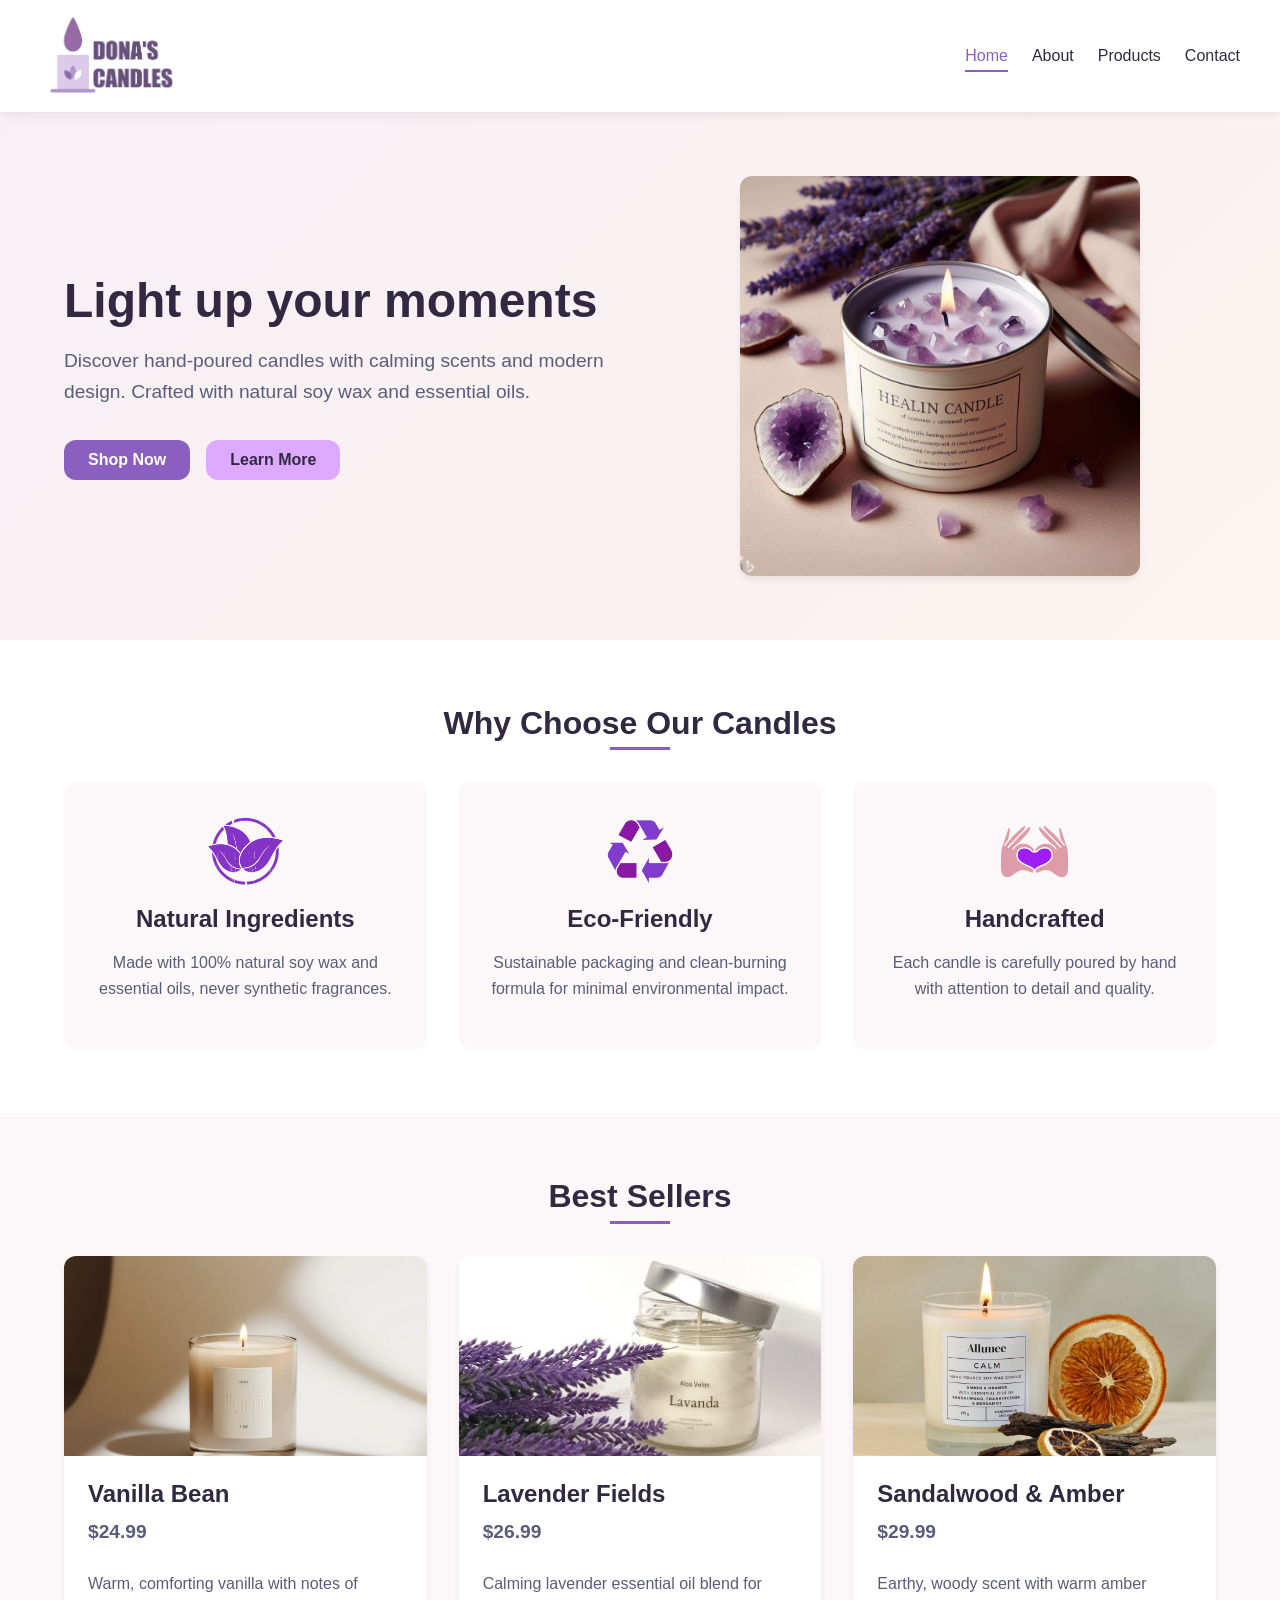
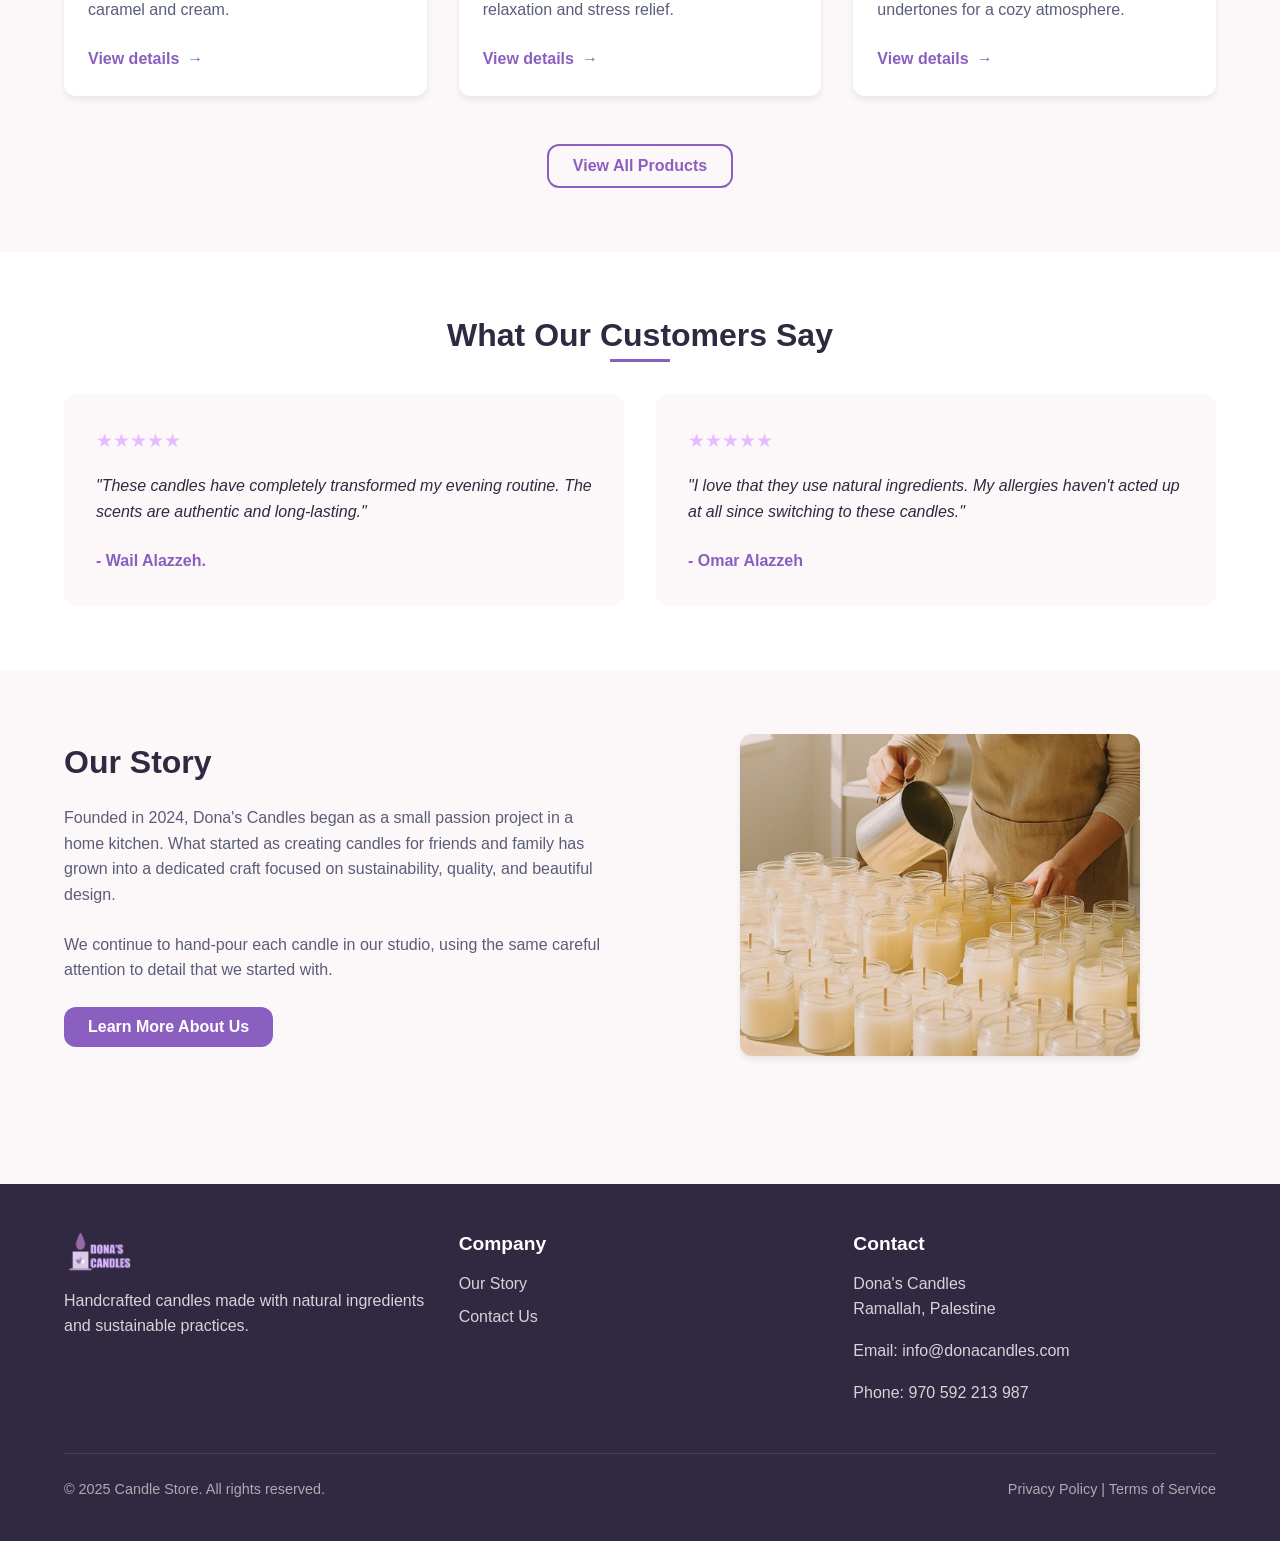
<file: index.html>
<!DOCTYPE html>
<html lang="en">

<head>
    <meta charset="UTF-8">
    <meta name="viewport" content="width=device-width, initial-scale=1.0">
    <title>Dona's Candles Store</title>
    <link rel="stylesheet" href="css/global.css">
    <link rel="stylesheet" href="css/home.css">
</head>

<body>

    <a href="#main-content" class="skip-link">Skip to main content</a>

    <header class="site-header">
        <div class="container header-inner">
            <a href="index.html" class="logo">
                <img src="./images/Logo1.png" alt="Candle Store Logo - Home">
            </a>

            <input type="checkbox" id="nav-toggle" class="nav-toggle" aria-label="Toggle navigation menu">
            <label for="nav-toggle" class="nav-toggle-label">☰</label>

            <nav class="main-nav" aria-label="Main navigation">
                <ul>
                    <li><a href="./index.html" class="active" aria-current="page">Home</a></li>
                    <li><a href="./pages/about.html">About</a></li>
                    <li><a href="./pages/products.html">Products</a></li>
                    <li><a href="./pages/contact.html">Contact</a></li>
                </ul>
            </nav>
        </div>
    </header>

    <main id="main-content">
        <section class="hero" aria-labelledby="hero-heading">
            <div class="container">
                <div class="hero-grid">
                    <div class="hero-text">
                        <h1 id="hero-heading">Light up your moments</h1>
                        <p>Discover hand-poured candles with calming scents and modern design. Crafted with natural soy wax and essential oils.</p>
                        <div class="hero-actions">
                            <a href="pages/products.html" class="btn btn-primary">Shop Now</a>
                            <a href="pages/about.html" class="btn btn-secondary">Learn More</a>
                        </div>
                    </div>
                    <div class="hero-image">
                        <img src="./images/home.jpg" alt="Artisanal soy candle with wooden wick" width="400" height="400">
                    </div>
                </div>
            </div>
        </section>

        <section class="features" aria-labelledby="features-heading">
            <div class="container">
                <h2 id="features-heading" class="section-heading">Why Choose Our Candles</h2>
                <div class="features-grid">
                    <div class="feature">
                        <div class="feature-icon">
                            <img src="./images/icon1.png" alt="Natural Icon">
                        </div>
                        <h3>Natural Ingredients</h3>
                        <p>Made with 100% natural soy wax and essential oils, never synthetic fragrances.</p>
                    </div>
                    <div class="feature">
                        <div class="feature-icon">
                            <img src="./images/icon2.png" alt="Eco-Friendly">
                        </div>
                        <h3>Eco-Friendly</h3>
                        <p>Sustainable packaging and clean-burning formula for minimal environmental impact.</p>
                    </div>
                    <div class="feature">
                        <div class="feature-icon">
                            <img src="./images/icon3.png" alt="Handcrafted">
                        </div>
                        <h3>Handcrafted</h3>
                        <p>Each candle is carefully poured by hand with attention to detail and quality.</p>
                    </div>
                </div>
            </div>
        </section>

        <section class="products-preview" aria-labelledby="products-heading">
            <div class="container">
                <h2 id="products-heading" class="section-heading">Best Sellers</h2>
                <div class="cards-grid">
                    <article class="card">
                        <img src="./images/Vanilla.jpg" alt="Vanilla Bean soy candle in glass container" width="240" height="240">
                        <div class="card-content">
                            <h3>Vanilla Bean</h3>
                            <p class="price">$24.99</p>
                            <p>Warm, comforting vanilla with notes of caramel and cream.</p>
                            <a href="pages/products.html#vanilla" class="card-link">View details</a>
                        </div>
                    </article>
                    <article class="card">
                        <img src="./images/Lavender.jpg" alt="Lavender Fields aromatherapy candle" width="240" height="240">
                        <div class="card-content">
                            <h3>Lavender Fields</h3>
                            <p class="price">$26.99</p>
                            <p>Calming lavender essential oil blend for relaxation and stress relief.</p>
                            <a href="pages/products.html#lavender" class="card-link">View details</a>
                        </div>
                    </article>
                    <article class="card">
                        <img src="./images/Amber.jpg" alt="Sandalwood & Amber luxury candle" width="240" height="240">
                        <div class="card-content">
                            <h3>Sandalwood & Amber</h3>
                            <p class="price">$29.99</p>
                            <p>Earthy, woody scent with warm amber undertones for a cozy atmosphere.</p>
                            <a href="pages/products.html#sandalwood" class="card-link">View details</a>
                        </div>
                    </article>
                </div>
                <div class="section-actions">
                    <a href="pages/products.html" class="btn btn-outline">View All Products</a>
                </div>
            </div>
        </section>

        <section class="testimonials" aria-labelledby="testimonials-heading">
            <div class="container">
                <h2 id="testimonials-heading" class="section-heading">What Our Customers Say</h2>
                <div class="testimonials-grid">
                    <blockquote class="testimonial">
                        <div class="stars">★★★★★</div>
                        <p>"These candles have completely transformed my evening routine. The scents are authentic and long-lasting."</p>
                        <cite>- Wail Alazzeh.</cite>
                    </blockquote>
                    <blockquote class="testimonial">
                        <div class="stars">★★★★★</div>
                        <p>"I love that they use natural ingredients. My allergies haven't acted up at all since switching to these candles."</p>
                        <cite>- Omar Alazzeh</cite>
                    </blockquote>
                </div>
            </div>
        </section>

        <section class="about-preview" aria-labelledby="about-heading">
            <div class="container">
                <div class="about-grid">
                    <div class="about-content">
                        <h2 id="about-heading">Our Story</h2>
                        <p>Founded in 2024, Dona's Candles began as a small passion project in a home kitchen. What started as creating candles for friends and family has grown into a dedicated craft focused on sustainability, quality, and beautiful design.</p>
                        <p>We continue to hand-pour each candle in our studio, using the same careful attention to detail that we started with.</p>
                        <a href="./pages/about.html" class="btn btn-primary">Learn More About Us</a>
                    </div>
                    <div class="about-image">
                        <img src="./images/workspace.jpg" alt="Candle making workspace with supplies" width="400" height="300">
                    </div>
                </div>
            </div>
        </section>
    </main>

    <footer class="site-footer">
        <div class="container">
            <div class="footer-grid">
                <div class="footer-info">
                    <a href="index.html" class="footer-logo">
                        <img src="./images/Logo2.png" alt="Candle Store">
                    </a>
                    <p>Handcrafted candles made with natural ingredients and sustainable practices.</p>
                </div>

                <div class="footer-nav">
                    <h3>Company</h3>
                    <ul>
                        <li><a href="./pages/about.html">Our Story</a></li>
                        <li><a href="./pages/contact.html">Contact Us</a></li>
                    </ul>
                </div>
                <div class="footer-contact">
                    <h3>Contact</h3>
                    <address>
                        <p>Dona's Candles<br>Ramallah, Palestine</p>
                        <p>Email: <a href="mailto:info@donacandles.com">info@donacandles.com</a></p>
                        <p>Phone: <a href="tel:+15551234567">970 592 213 987</a></p>
                    </address>
                </div>
            </div>
            <div class="footer-bottom">
                <p>&copy; 2025 Candle Store. All rights reserved.</p>
                <p>
                    <a href="#">Privacy Policy</a> |
                    <a href="#">Terms of Service</a>
                </p>
            </div>
        </div>
    </footer>

</body>

</html>
</file>
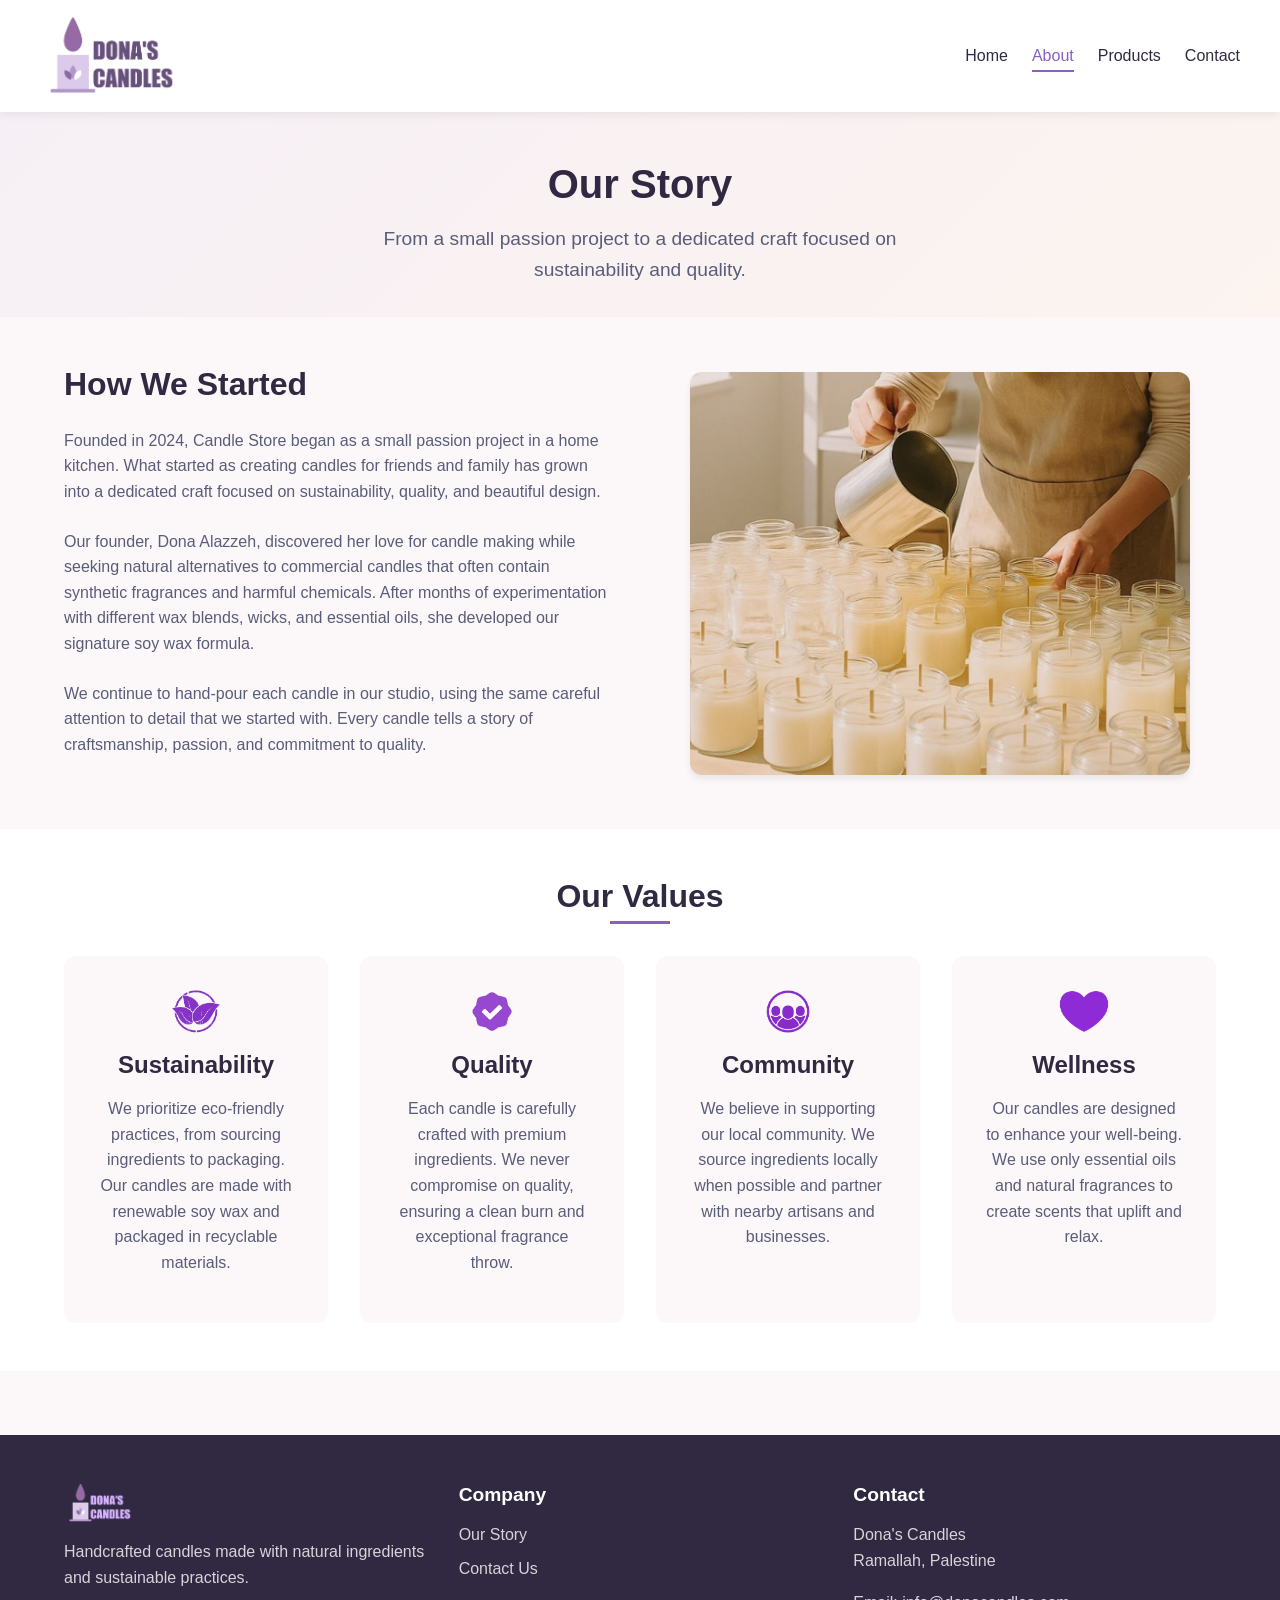
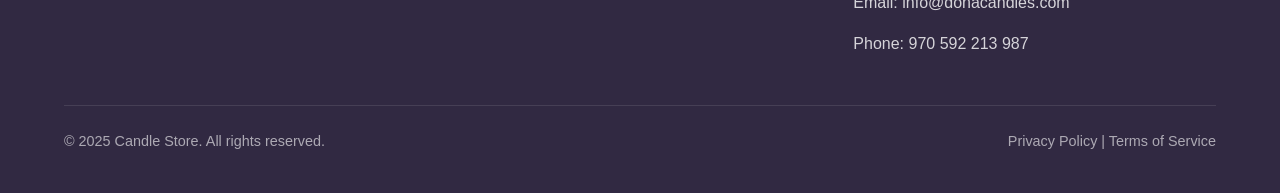
<file: pages/about.html>
<!DOCTYPE html>
<html lang="en">

<head>
    <meta charset="UTF-8">
    <meta name="viewport" content="width=device-width, initial-scale=1.0">
    <title>About Us - Dona's Candles Store</title>
    <link rel="stylesheet" href="../css/global.css">
    <link rel="stylesheet" href="../css/about.css">
</head>

<body>

    <a href="#main-content" class="skip-link">Skip to main content</a>
    
    <header class="site-header">
        <div class="container header-inner">
            <a href="../index.html" class="logo">
                <img src="../images/Logo1.png" alt="Candle Store Logo - Home">
            </a>

            <input type="checkbox" id="nav-toggle" class="nav-toggle" aria-label="Toggle navigation menu">
            <label for="nav-toggle" class="nav-toggle-label">☰</label>

            <nav class="main-nav" aria-label="Main navigation">
                <ul>
                    <li><a href="../index.html">Home</a></li>
                    <li><a href="./about.html" class="active" aria-current="page">About</a></li>
                    <li><a href="./products.html">Products</a></li>
                    <li><a href="./contact.html">Contact</a></li>
                </ul>
            </nav>
        </div>
    </header>
    
    <main id="main-content">
        <section class="about-hero" aria-labelledby="about-heading">
            <div class="container">
                <h1 id="about-heading">Our Story</h1>
                <p>From a small passion project to a dedicated craft focused on sustainability and quality.</p>
            </div>
        </section>

        <section class="about-intro">
            <div class="container">
                <div class="about-grid">
                    <div class="about-content">
                        <h2>How We Started</h2>
                        <p>Founded in 2024, Candle Store began as a small passion project in a home kitchen. What started as creating candles for friends and family has grown into a dedicated craft focused on sustainability, quality, and beautiful design.</p>
                        <p>Our founder, Dona Alazzeh, discovered her love for candle making while seeking natural alternatives to commercial candles that often contain synthetic fragrances and harmful chemicals. After months of experimentation with different wax blends, wicks, and essential oils, she developed our signature soy wax formula.</p>
                        <p>We continue to hand-pour each candle in our studio, using the same careful attention to detail that we started with. Every candle tells a story of craftsmanship, passion, and commitment to quality.</p>
                    </div>
                    <div class="about-image">
                        <img src="../images/workspace.jpg" alt="Our candle making studio workspace" width="500" height="350">
                    </div>
                </div>
            </div>
        </section>

        <section class="values" aria-labelledby="values-heading">
            <div class="container">
                <h2 id="values-heading" class="section-heading">Our Values</h2>
                <div class="values-grid">
                    <div class="value-card">
                        <div class="value-icon"><img src="../images/icon1.png" alt="Natural Ingredients"></div>
                        <h3>Sustainability</h3>
                        <p>We prioritize eco-friendly practices, from sourcing ingredients to packaging. Our candles are made with renewable soy wax and packaged in recyclable materials.</p>
                    </div>
                    <div class="value-card">
                        <div class="value-icon"><img src="../images/icon4.png" alt="Quality"></div>
                        <h3>Quality</h3>
                        <p>Each candle is carefully crafted with premium ingredients. We never compromise on quality, ensuring a clean burn and exceptional fragrance throw.</p>
                    </div>
                    <div class="value-card">
                        <div class="value-icon"><img src="../images/icon5.png" alt="Community"></div>
                        <h3>Community</h3>
                        <p>We believe in supporting our local community. We source ingredients locally when possible and partner with nearby artisans and businesses.</p>
                    </div>
                    <div class="value-card">
                        <div class="value-icon"><img src="../images/icon6.png" alt="Wellness"></div>
                        <h3>Wellness</h3>
                        <p>Our candles are designed to enhance your well-being. We use only essential oils and natural fragrances to create scents that uplift and relax.</p>
                    </div>
                </div>
            </div>
        </section>
    </main>

    <footer class="site-footer">
        <div class="container">
            <div class="footer-grid">
                <div class="footer-info">
                    <a href="../index.html" class="footer-logo">
                        <img src="../images/Logo2.png" alt="Candle Store">
                    </a>
                    <p>Handcrafted candles made with natural ingredients and sustainable practices.</p>
                </div>

                <div class="footer-nav">
                    <h3>Company</h3>
                    <ul>
                        <li><a href="../pages/about.html">Our Story</a></li>
                        <li><a href="../pages/contact.html">Contact Us</a></li>
                    </ul>
                </div>
                <div class="footer-contact">
                    <h3>Contact</h3>
                    <address>
                        <p>Dona's Candles<br>Ramallah, Palestine</p>
                        <p>Email: <a href="mailto:info@donacandles.com">info@donacandles.com</a></p>
                        <p>Phone: <a href="tel:+15551234567">970 592 213 987</a></p>
                    </address>
                </div>
            </div>
            <div class="footer-bottom">
                <p>&copy; 2025 Candle Store. All rights reserved.</p>
                <p>
                    <a href="#">Privacy Policy</a> |
                    <a href="#">Terms of Service</a>
                </p>
            </div>
        </div>
    </footer>

</body>

</html>
</file>
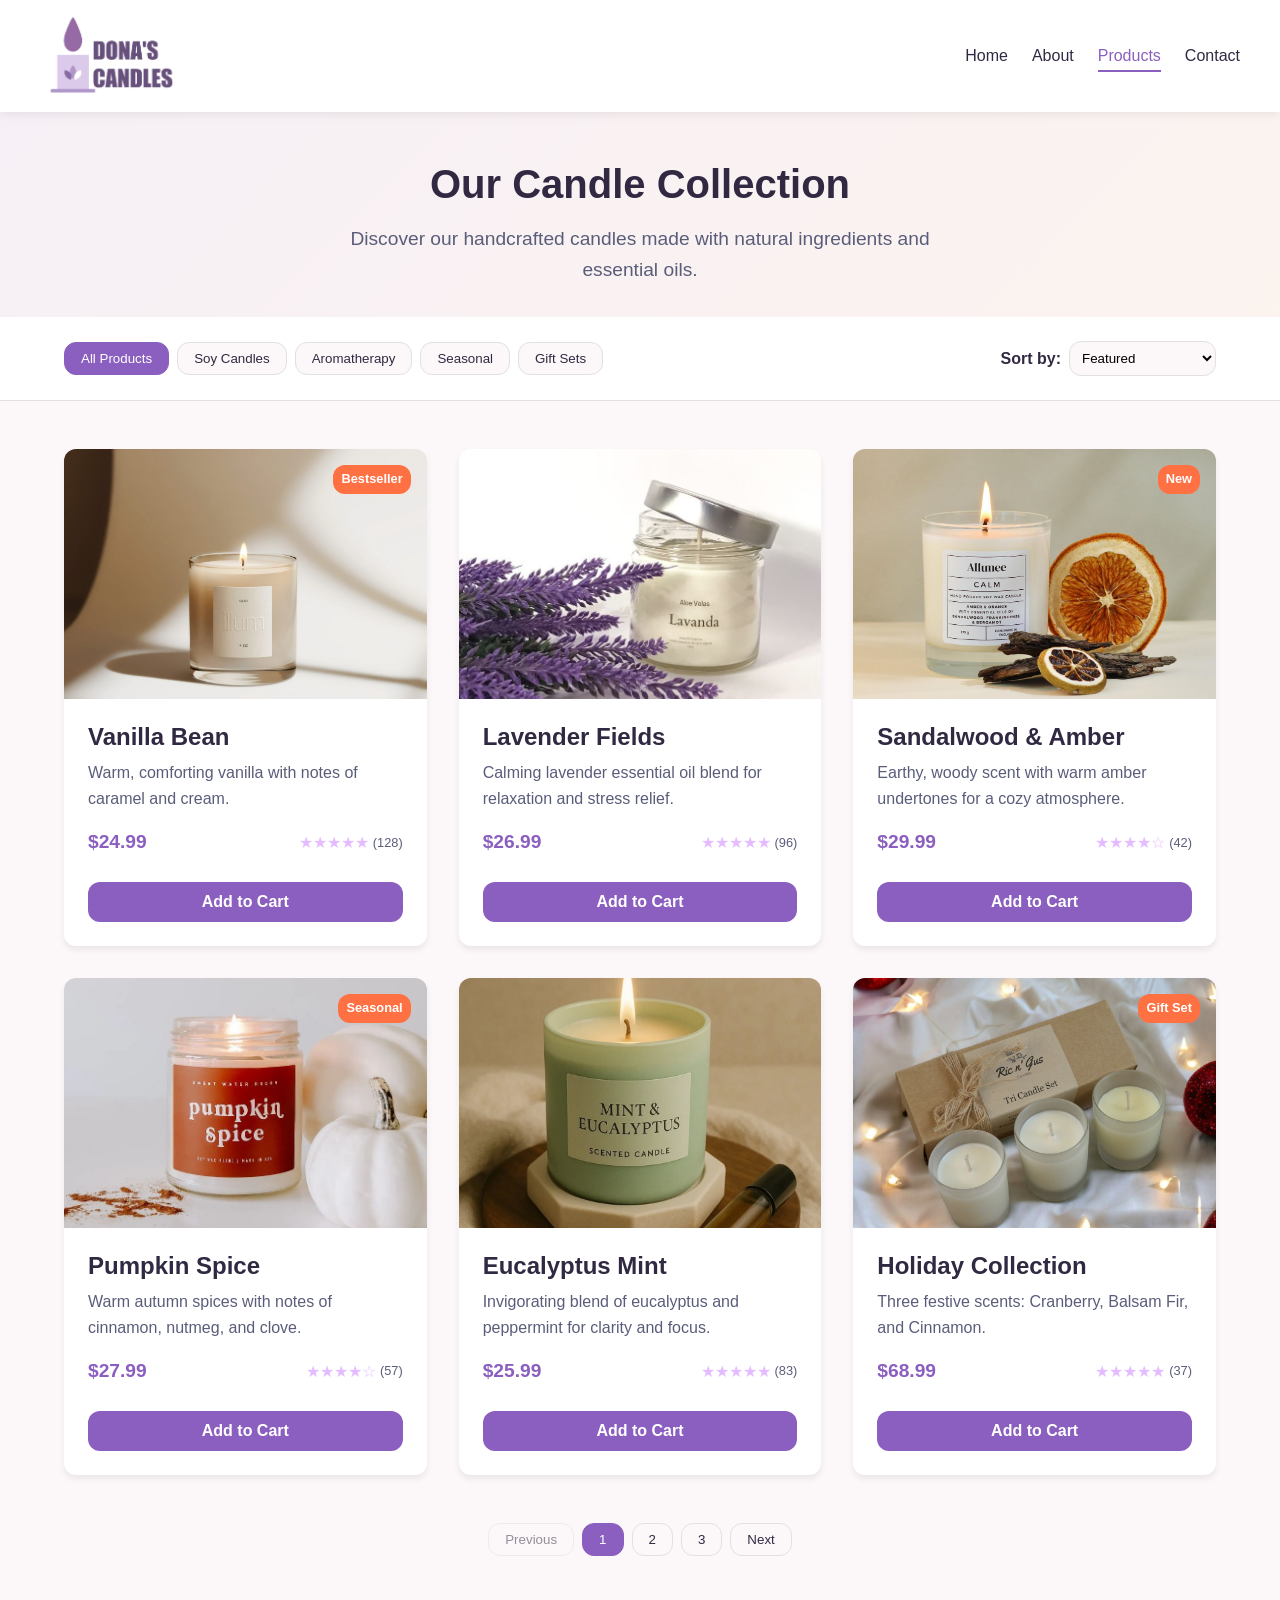
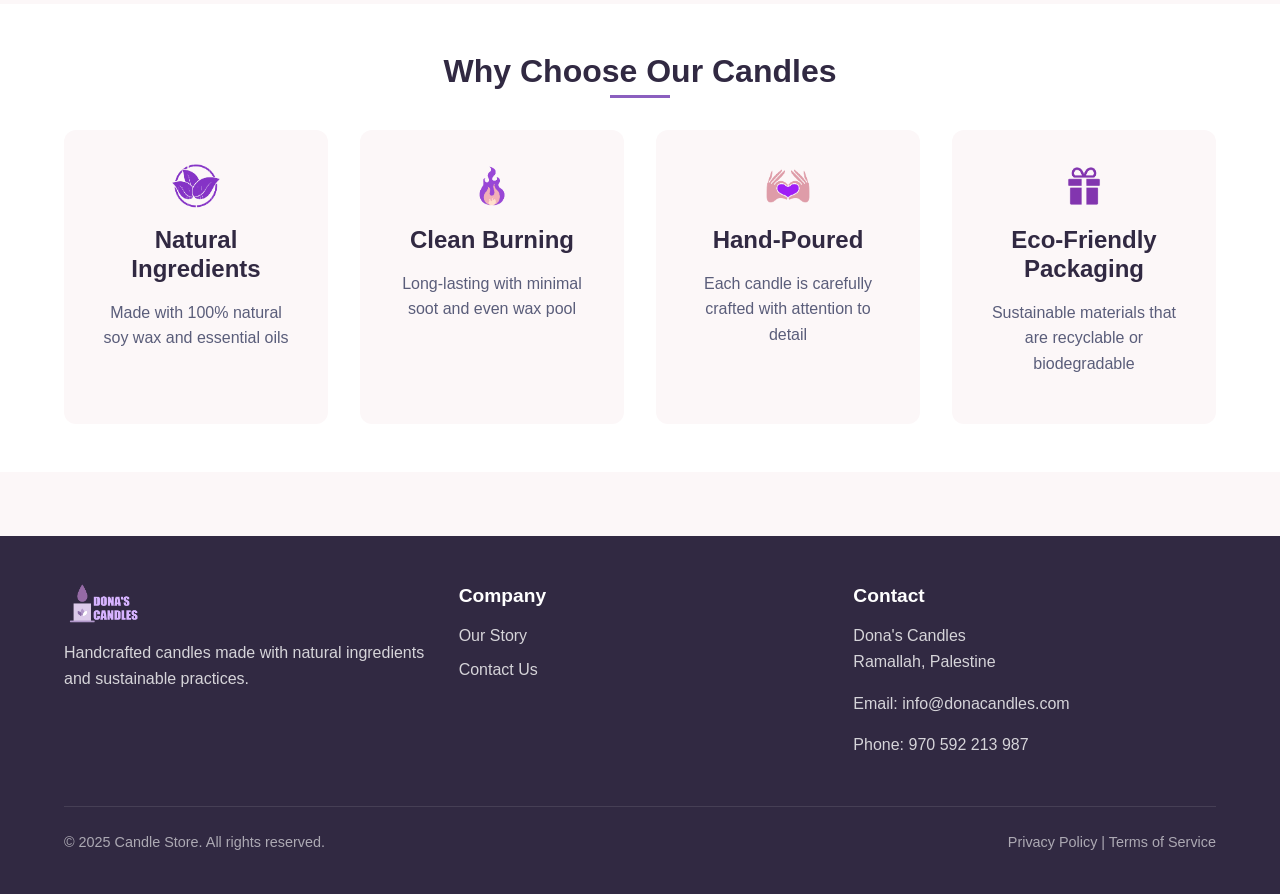
<file: pages/products.html>
<!DOCTYPE html>
<html lang="en">

<head>
    <meta charset="UTF-8">
    <meta name="viewport" content="width=device-width, initial-scale=1.0">
    <title>Our Products - Dona's Candles Store</title>
    <link rel="stylesheet" href="../css/global.css">
    <link rel="stylesheet" href="../css/products.css">
</head>

<body>

    <a href="#main-content" class="skip-link">Skip to main content</a>
    
    <header class="site-header">
        <div class="container header-inner">
            <a href="../index.html" class="logo">
                <img src="../images/Logo1.png" alt="Candle Store Logo - Home">
            </a>

            <input type="checkbox" id="nav-toggle" class="nav-toggle" aria-label="Toggle navigation menu">
            <label for="nav-toggle" class="nav-toggle-label">☰</label>

            <nav class="main-nav" aria-label="Main navigation">
                <ul>
                    <li><a href="../index.html">Home</a></li>
                    <li><a href="./about.html">About</a></li>
                    <li><a href="./products.html" class="active" aria-current="page">Products</a></li>
                    <li><a href="./contact.html">Contact</a></li>
                </ul>
            </nav>
        </div>
    </header>
    
    <main id="main-content">
        <section class="products-hero" aria-labelledby="products-heading">
            <div class="container">
                <h1 id="products-heading">Our Candle Collection</h1>
                <p>Discover our handcrafted candles made with natural ingredients and essential oils.</p>
            </div>
        </section>

        <section class="products-filter" aria-label="Product filters">
            <div class="container">
                <div class="filter-options">
                    <button class="filter-btn active" data-filter="all">All Products</button>
                    <button class="filter-btn" data-filter="soy">Soy Candles</button>
                    <button class="filter-btn" data-filter="aromatherapy">Aromatherapy</button>
                    <button class="filter-btn" data-filter="seasonal">Seasonal</button>
                    <button class="filter-btn" data-filter="gift">Gift Sets</button>
                </div>
                <div class="sort-options">
                    <label for="sort">Sort by:</label>
                    <select id="sort">
                        <option value="featured">Featured</option>
                        <option value="price-low">Price: Low to High</option>
                        <option value="price-high">Price: High to Low</option>
                        <option value="name">Name</option>
                    </select>
                </div>
            </div>
        </section>

        <section class="products-grid-section" aria-label="Products listing">
            <div class="container">
                <div class="products-grid">
                    <article class="product-card" data-category="soy">
                        <div class="product-image">
                            <img src="../images/Vanilla.jpg" alt="Vanilla Bean soy candle in glass container" width="300" height="300">
                            <span class="product-badge">Bestseller</span>
                        </div>
                        <div class="product-info">
                            <h3>Vanilla Bean</h3>
                            <p class="product-desc">Warm, comforting vanilla with notes of caramel and cream.</p>
                            <div class="product-meta">
                                <span class="product-price">$24.99</span>
                                <div class="product-rating">
                                    <span class="stars">★★★★★</span>
                                    <span class="rating-count">(128)</span>
                                </div>
                            </div>
                            <button class="btn btn-primary add-to-cart">Add to Cart</button>
                        </div>
                    </article>

                    <article class="product-card" data-category="aromatherapy">
                        <div class="product-image">
                            <img src="../images/Lavender.jpg" alt="Lavender Fields aromatherapy candle" width="300" height="300">
                        </div>
                        <div class="product-info">
                            <h3>Lavender Fields</h3>
                            <p class="product-desc">Calming lavender essential oil blend for relaxation and stress relief.</p>
                            <div class="product-meta">
                                <span class="product-price">$26.99</span>
                                <div class="product-rating">
                                    <span class="stars">★★★★★</span>
                                    <span class="rating-count">(96)</span>
                                </div>
                            </div>
                            <button class="btn btn-primary add-to-cart">Add to Cart</button>
                        </div>
                    </article>

                    <article class="product-card" data-category="soy">
                        <div class="product-image">
                            <img src="../images/Amber.jpg" alt="Sandalwood & Amber luxury candle" width="300" height="300">
                            <span class="product-badge">New</span>
                        </div>
                        <div class="product-info">
                            <h3>Sandalwood & Amber</h3>
                            <p class="product-desc">Earthy, woody scent with warm amber undertones for a cozy atmosphere.</p>
                            <div class="product-meta">
                                <span class="product-price">$29.99</span>
                                <div class="product-rating">
                                    <span class="stars">★★★★☆</span>
                                    <span class="rating-count">(42)</span>
                                </div>
                            </div>
                            <button class="btn btn-primary add-to-cart">Add to Cart</button>
                        </div>
                    </article>

                    <article class="product-card" data-category="seasonal">
                        <div class="product-image">
                            <img src="../images/Pumpkin.jpg" alt="Pumpkin Spice seasonal candle" width="300" height="300">
                            <span class="product-badge">Seasonal</span>
                        </div>
                        <div class="product-info">
                            <h3>Pumpkin Spice</h3>
                            <p class="product-desc">Warm autumn spices with notes of cinnamon, nutmeg, and clove.</p>
                            <div class="product-meta">
                                <span class="product-price">$27.99</span>
                                <div class="product-rating">
                                    <span class="stars">★★★★☆</span>
                                    <span class="rating-count">(57)</span>
                                </div>
                            </div>
                            <button class="btn btn-primary add-to-cart">Add to Cart</button>
                        </div>
                    </article>

                    <article class="product-card" data-category="aromatherapy">
                        <div class="product-image">
                            <img src="../images/Eucalyptus.jpg" alt="Eucalyptus Mint aromatherapy candle" width="300" height="300">
                        </div>
                        <div class="product-info">
                            <h3>Eucalyptus Mint</h3>
                            <p class="product-desc">Invigorating blend of eucalyptus and peppermint for clarity and focus.</p>
                            <div class="product-meta">
                                <span class="product-price">$25.99</span>
                                <div class="product-rating">
                                    <span class="stars">★★★★★</span>
                                    <span class="rating-count">(83)</span>
                                </div>
                            </div>
                            <button class="btn btn-primary add-to-cart">Add to Cart</button>
                        </div>
                    </article>

                    <article class="product-card" data-category="gift">
                        <div class="product-image">
                            <img src="../images/Set.jpg" alt="Holiday Gift Set with three candles" width="300" height="300">
                            <span class="product-badge">Gift Set</span>
                        </div>
                        <div class="product-info">
                            <h3>Holiday Collection</h3>
                            <p class="product-desc">Three festive scents: Cranberry, Balsam Fir, and Cinnamon.</p>
                            <div class="product-meta">
                                <span class="product-price">$68.99</span>
                                <div class="product-rating">
                                    <span class="stars">★★★★★</span>
                                    <span class="rating-count">(37)</span>
                                </div>
                            </div>
                            <button class="btn btn-primary add-to-cart">Add to Cart</button>
                        </div>
                    </article>
                </div>

                <div class="pagination">
                    <button class="pagination-btn" disabled>Previous</button>
                    <button class="pagination-btn active">1</button>
                    <button class="pagination-btn">2</button>
                    <button class="pagination-btn">3</button>
                    <button class="pagination-btn">Next</button>
                </div>
            </div>
        </section>

        <section class="product-features" aria-label="Product features">
            <div class="container">
                <h2 class="section-heading">Why Choose Our Candles</h2>
                <div class="features-grid">
                    <div class="feature">
                        <div class="feature-icon"><img src="../images/icon1.png" alt="Natural Ingredients"></div>
                        <h3>Natural Ingredients</h3>
                        <p>Made with 100% natural soy wax and essential oils</p>
                    </div>
                    <div class="feature">
                        <div class="feature-icon"><img src="../images/icon7.png" alt="Fair"></div>
                        <h3>Clean Burning</h3>
                        <p>Long-lasting with minimal soot and even wax pool</p>
                    </div>
                    <div class="feature">
                        <div class="feature-icon"><img src="../images/icon3.png" alt="Hand-Poured"></div>
                        <h3>Hand-Poured</h3>
                        <p>Each candle is carefully crafted with attention to detail</p>
                    </div>
                    <div class="feature">
                        <div class="feature-icon"><img src="../images/icon8.png" alt="gift"></div>
                        <h3>Eco-Friendly Packaging</h3>
                        <p>Sustainable materials that are recyclable or biodegradable</p>
                    </div>
                </div>
            </div>
        </section>
    </main>

    <footer class="site-footer">
        <div class="container">
            <div class="footer-grid">
                <div class="footer-info">
                    <a href="../index.html" class="footer-logo">
                        <img src="../images/Logo2.png" alt="Candle Store" width="80" height="40">
                    </a>
                    <p>Handcrafted candles made with natural ingredients and sustainable practices.</p>
                </div>

                <div class="footer-nav">
                    <h3>Company</h3>
                    <ul>
                        <li><a href="../pages/about.html">Our Story</a></li>
                        <li><a href="../pages/contact.html">Contact Us</a></li>
                    </ul>
                </div>
                <div class="footer-contact">
                    <h3>Contact</h3>
                    <address>
                        <p>Dona's Candles<br>Ramallah, Palestine</p>
                        <p>Email: <a href="mailto:info@donacandles.com">info@donacandles.com</a></p>
                        <p>Phone: <a href="tel:+15551234567">970 592 213 987</a></p>
                    </address>
                </div>
            </div>
            <div class="footer-bottom">
                <p>&copy; 2025 Candle Store. All rights reserved.</p>
                <p>
                    <a href="#">Privacy Policy</a> |
                    <a href="#">Terms of Service</a>
                </p>
            </div>
        </div>
    </footer>

</body>

</html>
</file>
<file: css/global.css>
/* css/global.css */
:root {
  --primary: #8B5FBF;
  --primary-dark: #6B3FA0;
  --primary-light: #B39DDB;
  --secondary: #e4bcff;
  --accent: #FF7043;
  --text: #312942;
  --text-light: #5A5D7A;
  --background: #FCF7F8;
  --surface: #FFFFFF;
  --border: #E1E1E1;
  --success: #4CAF50;
  --error: #F44336;
  --max-width: 1200px;
  --border-radius: 12px;
  --shadow: 0 4px 6px rgba(0, 0, 0, 0.07);
  --transition: all 0.3s ease;
}

* {
  box-sizing: border-box;
  margin: 0;
  padding: 0;
}

html {
  scroll-behavior: smooth;
}

body {
  font-family: 'Inter', 'Segoe UI', Roboto, Arial, sans-serif;
  background: var(--background);
  color: var(--text);
  line-height: 1.6;
  font-size: 1rem;
}

h1,
h2,
h3,
h4,
h5,
h6 {
  font-weight: 700;
  line-height: 1.2;
  margin-bottom: 0.5rem;
  color: var(--text);
}

h1 {
  font-size: 2.5rem;
}

h2 {
  font-size: 2rem;
}

h3 {
  font-size: 1.5rem;
}

h4 {
  font-size: 1.25rem;
}

p {
  margin-bottom: 1rem;
}

a {
  color: var(--primary);
  text-decoration: none;
  transition: var(--transition);
}

a:hover {
  color: var(--primary-dark);
}

img {
  max-width: 100%;
  height: auto;
  display: block;
}

.container {
  max-width: var(--max-width);
  margin: 0 auto;
  padding: 0 1.5rem;
}


.skip-link {
  position: absolute;
  top: -40px;
  left: 0;
  background: var(--primary);
  color: white;
  padding: 8px;
  z-index: 100;
  transition: top 0.3s;
}

.skip-link:focus {
  top: 0;
}


.site-header {
  background: var(--surface);
  box-shadow: 0 2px 10px rgba(0, 0, 0, 0.08);
  position: sticky;
  top: 0;
  z-index: 100;
}

.header-inner {
  display: flex;
  justify-content: space-between;
  align-items: center;
  padding: 1rem 0;
}

.logo img {
  height: 80px;
  width: auto;
}

.main-nav ul {
  list-style: none;
  display: flex;
  gap: 1.5rem;
}

.main-nav a {
  color: var(--text);
  font-weight: 500;
  padding: 0.5rem 0;
  position: relative;
}

.main-nav a:hover,
.main-nav a.active {
  color: var(--primary);
}

.main-nav a.active::after {
  content: '';
  position: absolute;
  bottom: 0;
  left: 0;
  width: 100%;
  height: 2px;
  background: var(--primary);
}

.nav-toggle {
  display: none;
  background: none;
  border: none;
  font-size: 1.5rem;
  cursor: pointer;
  color: var(--text);
}


.site-footer {
  background: var(--text);
  color: white;
  padding: 3rem 0 1.5rem;
  margin-top: 4rem;
}

.footer-grid {
  display: grid;
  grid-template-columns: repeat(auto-fit, minmax(250px, 1fr));
  gap: 2rem;
  margin-bottom: 2rem;
}

.footer-info p {
  color: rgba(255, 255, 255, 0.8);
  margin-bottom: 1.5rem;
}

.footer-logo img {
  height: 40px;
  margin-bottom: 1rem;
}

.footer-nav h3,
.footer-contact h3 {
  color: white;
  margin-bottom: 1rem;
  font-size: 1.2rem;
}

.footer-nav ul {
  list-style: none;
}

.footer-nav li {
  margin-bottom: 0.5rem;
}

.footer-nav a {
  color: rgba(255, 255, 255, 0.8);
}

.footer-nav a:hover {
  color: white;
}

.footer-contact address {
  font-style: normal;
  color: rgba(255, 255, 255, 0.8);
}

.footer-contact a {
  color: rgba(255, 255, 255, 0.8);
}

.footer-contact a:hover {
  color: white;
}

.social-links {
  display: flex;
  gap: 1rem;
}

.social-links a {
  color: white;
  background: rgba(255, 255, 255, 0.1);
  width: 36px;
  height: 36px;
  border-radius: 50%;
  display: flex;
  align-items: center;
  justify-content: center;
  transition: var(--transition);
}

.social-links a:hover {
  background: var(--primary);
}

.footer-bottom {
  border-top: 1px solid rgba(255, 255, 255, 0.1);
  padding-top: 1.5rem;
  display: flex;
  flex-wrap: wrap;
  justify-content: space-between;
  align-items: center;
  color: rgba(255, 255, 255, 0.6);
  font-size: 0.9rem;
}

.footer-bottom a {
  color: rgba(255, 255, 255, 0.6);
}

.footer-bottom a:hover {
  color: white;
}


.btn {
  display: inline-flex;
  align-items: center;
  justify-content: center;
  padding: 0.75rem 1.5rem;
  border-radius: var(--border-radius);
  font-weight: 600;
  text-align: center;
  cursor: pointer;
  transition: var(--transition);
  border: none;
  font-size: 1rem;
  line-height: 1;
}

.btn-primary {
  background: var(--primary);
  color: white;
}

.btn-primary:hover {
  background: var(--primary-dark);
  color: white;
}

.btn-secondary {
  background: #dca9ff;
  color: var(--text);
}

.btn-secondary:hover {
  background: #c680f5;
  color: var(--text);
}

.btn-outline {
  background: transparent;
  color: var(--primary);
  border: 2px solid var(--primary);
}

.btn-outline:hover {
  background: var(--primary);
  color: white;
}

.visually-hidden {
  position: absolute;
  width: 1px;
  height: 1px;
  padding: 0;
  margin: -1px;
  overflow: hidden;
  clip: rect(0, 0, 0, 0);
  white-space: nowrap;
  border: 0;
}

.text-center {
  text-align: center;
}

.section-heading {
  text-align: center;
  margin-bottom: 2rem;
  position: relative;
  padding-bottom: 0.5rem;
}

.section-heading::after {
  content: '';
  position: absolute;
  bottom: 0;
  left: 50%;
  transform: translateX(-50%);
  width: 60px;
  height: 3px;
  background: var(--primary);
}


@media (max-width: 768px) {
  body {
    font-size: 0.95rem;
  }

  h1 {
    font-size: 2rem;
  }

  h2 {
    font-size: 1.75rem;
  }

  .main-nav {
    display: none;
    position: absolute;
    top: 100%;
    left: 0;
    right: 0;
    background: var(--surface);
    box-shadow: 0 5px 15px rgba(0, 0, 0, 0.1);
    padding: 1rem;
  }

  .main-nav.open {
    display: block;
  }

  .main-nav ul {
    flex-direction: column;
    gap: 0.5rem;
  }

  .main-nav a {
    display: block;
    padding: 0.75rem 0;
  }

  .nav-toggle {
    display: block;
  }

  .footer-grid {
    grid-template-columns: 1fr;
    gap: 1.5rem;
  }

  .footer-bottom {
    flex-direction: column;
    gap: 1rem;
    text-align: center;
  }
}

@media (max-width: 480px) {
  .container {
    padding: 0 1rem;
  }
}

/* Hide the real checkbox */
.nav-toggle {
  position: absolute;
  left: -9999px;
}

/* Style the hamburger label (use your old .nav-toggle styles) */
.nav-toggle-label {
  display: none; /* hidden on big screens */
  font-size: 1.5rem;
  cursor: pointer;
  color: var(--text);
  background: none;
  border: none;
}

/* Large screens: show menu normally, hide hamburger */
@media (min-width: 769px) {
  .nav-toggle-label {
    display: none;
  }
  .main-nav {
    display: block;
    position: static;
    box-shadow: none;
    padding: 0;
  }
}

/* Small screens: hide menu until checkbox is checked */
@media (max-width: 768px) {
  .nav-toggle-label {
    display: block; /* show hamburger */
  }
  .main-nav {
    display: none;
    position: absolute;
    top: 100%;
    left: 0;
    right: 0;
    background: var(--surface);
    box-shadow: 0 5px 15px rgba(0, 0, 0, 0.1);
    padding: 1rem;
  }
  .main-nav ul {
    flex-direction: column;
    gap: 0.5rem;
  }
  .main-nav a {
    display: block;
    padding: 0.75rem 0;
  }
  /* Show menu when checkbox is checked */
  .nav-toggle:checked ~ .main-nav {
    display: block;
  }
}

/* Add this media query for better mobile responsiveness */
@media (max-width: 390px) {
  .container {
    padding: 0 1rem;
  }
  
  .header-inner {
    padding: 0.75rem 0;
  }
  
  .logo img {
    height: 60px;
  }
  
  .main-nav a {
    font-size: 0.9rem;
  }
  
  h1 {
    font-size: 1.8rem;
  }
  
  h2 {
    font-size: 1.5rem;
  }
  
  .btn {
    padding: 0.6rem 1.2rem;
    font-size: 0.9rem;
  }
}

/* Improve mobile navigation */
@media (max-width: 768px) {
  .nav-toggle-label {
    font-size: 1.8rem;
    padding: 0.5rem;
  }
  
  .main-nav {
    padding: 1rem;
  }
  
  .main-nav a {
    font-size: 1.1rem;
    padding: 1rem 0;
  }
}
</file>
<file: css/home.css>
.hero {
  padding: 4rem 0;
  background: linear-gradient(135deg, rgba(139, 95, 191, 0.05) 0%, rgba(255, 183, 77, 0.05) 100%);
}

.hero-grid {
  display: grid;
  grid-template-columns: 1fr 1fr;
  gap: 3rem;
  align-items: center;
}

.hero-text h1 {
  font-size: 3rem;
  margin-bottom: 1rem;
  color: var(--text);
}

.hero-text p {
  font-size: 1.2rem;
  color: var(--text-light);
  margin-bottom: 2rem;
  line-height: 1.6;
}

.hero-actions {
  display: flex;
  gap: 1rem;
  flex-wrap: wrap;
}

.hero-image {
  display: flex;
  justify-content: center;
  align-items: center;
}

.hero-image img {
  border-radius: var(--border-radius);
  box-shadow: var(--shadow);
  transition: var(--transition);
}

.hero-image img:hover {
  transform: translateY(-5px);
  box-shadow: 0 10px 25px rgba(0, 0, 0, 0.1);
}


.features {
  padding: 4rem 0;
  background: var(--surface);
}

.features-grid {
  display: grid;
  grid-template-columns: repeat(auto-fit, minmax(250px, 1fr));
  gap: 2rem;
}

.feature {
  text-align: center;
  padding: 2rem 1.5rem;
  border-radius: var(--border-radius);
  background: var(--background);
  transition: var(--transition);
}

.feature:hover {
  transform: translateY(-5px);
  box-shadow: var(--shadow);
}

.feature-icon {
  font-size: 2.5rem;
  margin-bottom: 1rem;
}

.feature h3 {
  margin-bottom: 1rem;
  color: var(--text);
}

.feature p {
  color: var(--text-light);
}


.products-preview {
  padding: 4rem 0;
  background: var(--background);
}

.cards-grid {
  display: grid;
  grid-template-columns: repeat(auto-fit, minmax(280px, 1fr));
  gap: 2rem;
  margin-bottom: 3rem;
}

.card {
  background: var(--surface);
  border-radius: var(--border-radius);
  overflow: hidden;
  box-shadow: var(--shadow);
  transition: var(--transition);
  display: flex;
  flex-direction: column;
}

.card:hover {
  transform: translateY(-5px);
  box-shadow: 0 10px 25px rgba(0, 0, 0, 0.1);
}

.card img {
  width: 100%;
  height: 200px;
  object-fit: cover;
}

.card-content {
  padding: 1.5rem;
  flex-grow: 1;
  display: flex;
  flex-direction: column;
}

.card h3 {
  margin-bottom: 0.5rem;
}

.price {
  font-weight: 700;
  color: var(--primary);
  margin-bottom: 1rem;
  font-size: 1.2rem;
}

.card p {
  color: var(--text-light);
  margin-bottom: 1.5rem;
  flex-grow: 1;
}

.card-link {
  color: var(--primary);
  font-weight: 600;
  display: inline-flex;
  align-items: center;
  margin-top: auto;
}

.card-link::after {
  content: '→';
  margin-left: 0.5rem;
  transition: transform 0.3s ease;
}

.card-link:hover::after {
  transform: translateX(3px);
}

.section-actions {
  text-align: center;
}


.testimonials {
  padding: 4rem 0;
  background: var(--surface);
}

.testimonials-grid {
  display: grid;
  grid-template-columns: repeat(auto-fit, minmax(300px, 1fr));
  gap: 2rem;
}

.testimonial {
  background: var(--background);
  padding: 2rem;
  border-radius: var(--border-radius);
  position: relative;
}



.stars {
  color: var(--secondary);
  margin-bottom: 1rem;
  font-size: 1.2rem;
}

.testimonial p {
  font-style: italic;
  margin-bottom: 1.5rem;
  color: var(--text);
  position: relative;
  z-index: 1;
}

.testimonial cite {
  font-weight: 600;
  color: var(--primary);
  font-style: normal;
}


.about-preview {
  padding: 4rem 0;
  background: var(--background);
}

.about-grid {
  display: grid;
  grid-template-columns: 1fr 1fr;
  gap: 3rem;
  align-items: center;
}

.about-content h2 {
  margin-bottom: 1.5rem;
}

.about-content p {
  margin-bottom: 1.5rem;
  color: var(--text-light);
  line-height: 1.6;
}

.about-image {
  display: flex;
  justify-content: center;
}

.about-image img {
  border-radius: var(--border-radius);
  box-shadow: var(--shadow);
}




@media (max-width: 968px) {
  .hero-grid {
    gap: 2rem;
  }

  .hero-text h1 {
    font-size: 2.5rem;
  }
}

@media (max-width: 768px) {
  .hero {
    padding: 3rem 0;
  }

  .hero-grid {
    grid-template-columns: 1fr;
    gap: 2rem;
    text-align: center;
  }

  .hero-actions {
    justify-content: center;
  }

  .hero-text h1 {
    font-size: 2.2rem;
  }

  .hero-text p {
    font-size: 1.1rem;
  }

  .about-grid {
    grid-template-columns: 1fr;
    gap: 2rem;
  }

  .about-content {
    order: 2;
    text-align: center;
  }

  .newsletter-form {
    flex-direction: column;
  }
}

@media (max-width: 480px) {
  .hero-text h1 {
    font-size: 2rem;
  }

  .hero-actions {
    flex-direction: column;
    align-items: center;
  }

  .hero-actions .btn {
    width: 100%;
    max-width: 250px;
  }

  .cards-grid {
    grid-template-columns: 1fr;
  }

  .testimonials-grid {
    grid-template-columns: 1fr;
  }
}

/* Add mobile-specific styles */
@media (max-width: 390px) {
  .hero {
    padding: 2rem 0;
  }
  
  .hero-text h1 {
    font-size: 1.8rem;
  }
  
  .hero-text p {
    font-size: 1rem;
  }
  
  .hero-actions {
    flex-direction: column;
    gap: 0.75rem;
  }
  
  .hero-actions .btn {
    width: 100%;
  }
  
  .features-grid,
  .cards-grid,
  .testimonials-grid {
    gap: 1.5rem;
  }
  
  .feature,
  .card {
    padding: 1.5rem;
  }
  
  .section-heading {
    margin-bottom: 1.5rem;
  }
}
</file>
<file: css/about.css>
.about-hero {
    padding: 3rem 0 2rem;
    text-align: center;
    background: linear-gradient(135deg, rgba(139, 95, 191, 0.05) 0%, rgba(255, 183, 77, 0.05) 100%);
}

.about-hero h1 {
    margin-bottom: 1rem;
    color: var(--text);
}

.about-hero p {
    font-size: 1.2rem;
    color: var(--text-light);
    max-width: 600px;
    margin: 0 auto;
}

.about-intro {
    padding: 3rem 0;
}

.about-grid {
    display: grid;
    grid-template-columns: 1fr 1fr;
    gap: 3rem;
    align-items: center;
}

.about-content h2 {
    margin-bottom: 1.5rem;
    color: var(--text);
}

.about-content p {
    margin-bottom: 1.5rem;
    color: var(--text-light);
    line-height: 1.6;
}

.about-image {
    display: flex;
    justify-content: center;
}

.about-image img {
    border-radius: var(--border-radius);
    box-shadow: var(--shadow);
}

.values {
    padding: 3rem 0;
    background: var(--surface);
}

.values-grid {
    display: grid;
    grid-template-columns: repeat(auto-fit, minmax(250px, 1fr));
    gap: 2rem;
}

.value-card {
    text-align: center;
    padding: 2rem;
    border-radius: var(--border-radius);
    background: var(--background);
    transition: var(--transition);
}

.value-card:hover {
    transform: translateY(-5px);
    box-shadow: var(--shadow);
}

.value-icon {
    font-size: 2.5rem;
    margin-bottom: 1rem;
}

.value-card h3 {
    margin-bottom: 1rem;
    color: var(--text);
}

.value-card p {
    color: var(--text-light);
}

.step-content h3 {
    margin-bottom: 0.5rem;
    color: var(--text);
}

.step-content p {
    color: var(--text-light);
}

/* Mobile responsiveness */
@media (max-width: 768px) {
    .about-grid {
        grid-template-columns: 1fr;
        gap: 2rem;
    }
    
    .about-content {
        text-align: center;
    }
    
    .values-grid {
        grid-template-columns: 1fr;
    }
}
</file>
<file: css/products.css>
.products-hero {
    padding: 3rem 0 2rem;
    text-align: center;
    background: linear-gradient(135deg, rgba(139, 95, 191, 0.05) 0%, rgba(255, 183, 77, 0.05) 100%);
}

.products-hero h1 {
    margin-bottom: 1rem;
    color: var(--text);
}

.products-hero p {
    font-size: 1.2rem;
    color: var(--text-light);
    max-width: 600px;
    margin: 0 auto;
}

.products-filter {
    padding: 1.5rem 0;
    background: var(--surface);
    border-bottom: 1px solid var(--border);
}

.products-filter .container {
    display: flex;
    justify-content: space-between;
    align-items: center;
    flex-wrap: wrap;
    gap: 1rem;
}

.filter-options {
    display: flex;
    flex-wrap: wrap;
    gap: 0.5rem;
}

.filter-btn {
    padding: 0.5rem 1rem;
    border: 1px solid var(--border);
    background: var(--background);
    color: var(--text);
    border-radius: var(--border-radius);
    cursor: pointer;
    transition: var(--transition);
}

.filter-btn:hover,
.filter-btn.active {
    background: var(--primary);
    color: white;
    border-color: var(--primary);
}

.sort-options {
    display: flex;
    align-items: center;
    gap: 0.5rem;
}

.sort-options label {
    font-weight: 600;
}

.sort-options select {
    padding: 0.5rem;
    border: 1px solid var(--border);
    border-radius: var(--border-radius);
    background: var(--background);
}

.products-grid-section {
    padding: 3rem 0;
}

.products-grid {
    display: grid;
    grid-template-columns: repeat(auto-fill, minmax(280px, 1fr));
    gap: 2rem;
    margin-bottom: 3rem;
}

.product-card {
    background: var(--surface);
    border-radius: var(--border-radius);
    overflow: hidden;
    box-shadow: var(--shadow);
    transition: var(--transition);
    display: flex;
    flex-direction: column;
}

.product-card:hover {
    transform: translateY(-5px);
    box-shadow: 0 10px 25px rgba(0, 0, 0, 0.1);
}

.product-image {
    position: relative;
    height: 250px;
    overflow: hidden;
}

.product-image img {
    width: 100%;
    height: 100%;
    object-fit: cover;
    transition: var(--transition);
}

.product-card:hover .product-image img {
    transform: scale(1.05);
}

.product-badge {
    position: absolute;
    top: 1rem;
    right: 1rem;
    background: var(--accent);
    color: white;
    padding: 0.25rem 0.5rem;
    border-radius: var(--border-radius);
    font-size: 0.8rem;
    font-weight: 600;
}

.product-info {
    padding: 1.5rem;
    flex-grow: 1;
    display: flex;
    flex-direction: column;
}

.product-info h3 {
    margin-bottom: 0.5rem;
    color: var(--text);
}

.product-desc {
    color: var(--text-light);
    margin-bottom: 1rem;
    flex-grow: 1;
}

.product-meta {
    display: flex;
    justify-content: space-between;
    align-items: center;
    margin-bottom: 1.5rem;
}

.product-price {
    font-weight: 700;
    color: var(--primary);
    font-size: 1.2rem;
}

.product-rating {
    display: flex;
    align-items: center;
    gap: 0.25rem;
}

.stars {
    color: var(--secondary);
}

.rating-count {
    font-size: 0.8rem;
    color: var(--text-light);
}

.add-to-cart {
    width: 100%;
}

.pagination {
    display: flex;
    justify-content: center;
    gap: 0.5rem;
    margin-top: 2rem;
}

.pagination-btn {
    padding: 0.5rem 1rem;
    border: 1px solid var(--border);
    background: var(--background);
    color: var(--text);
    border-radius: var(--border-radius);
    cursor: pointer;
    transition: var(--transition);
}

.pagination-btn:hover:not(:disabled),
.pagination-btn.active {
    background: var(--primary);
    color: white;
    border-color: var(--primary);
}

.pagination-btn:disabled {
    opacity: 0.5;
    cursor: not-allowed;
}

.product-features {
    padding: 3rem 0;
    background: var(--surface);
}

.features-grid {
    display: grid;
    grid-template-columns: repeat(auto-fit, minmax(250px, 1fr));
    gap: 2rem;
}

.feature {
    text-align: center;
    padding: 2rem;
    border-radius: var(--border-radius);
    background: var(--background);
    transition: var(--transition);
}

.feature:hover {
    transform: translateY(-5px);
    box-shadow: var(--shadow);
}

.feature-icon {
    font-size: 2.5rem;
    margin-bottom: 1rem;
}

.feature h3 {
    margin-bottom: 1rem;
    color: var(--text);
}

.feature p {
    color: var(--text-light);
}

/* Mobile responsiveness */
@media (max-width: 768px) {
    .products-filter .container {
        flex-direction: column;
        align-items: stretch;
    }
    
    .filter-options {
        justify-content: center;
    }
    
    .sort-options {
        justify-content: center;
    }
    
    .products-grid {
        grid-template-columns: repeat(auto-fill, minmax(250px, 1fr));
    }
    
    .product-meta {
        flex-direction: column;
        align-items: flex-start;
        gap: 0.5rem;
    }
    
    .feature {
        padding: 1.5rem;
    }
}

@media (max-width: 480px) {
    .products-grid {
        grid-template-columns: 1fr;
    }
    
    .filter-options {
        flex-direction: column;
    }
    
    .filter-btn {
        width: 100%;
    }
    
    .product-image {
        height: 200px;
    }
}
</file>
